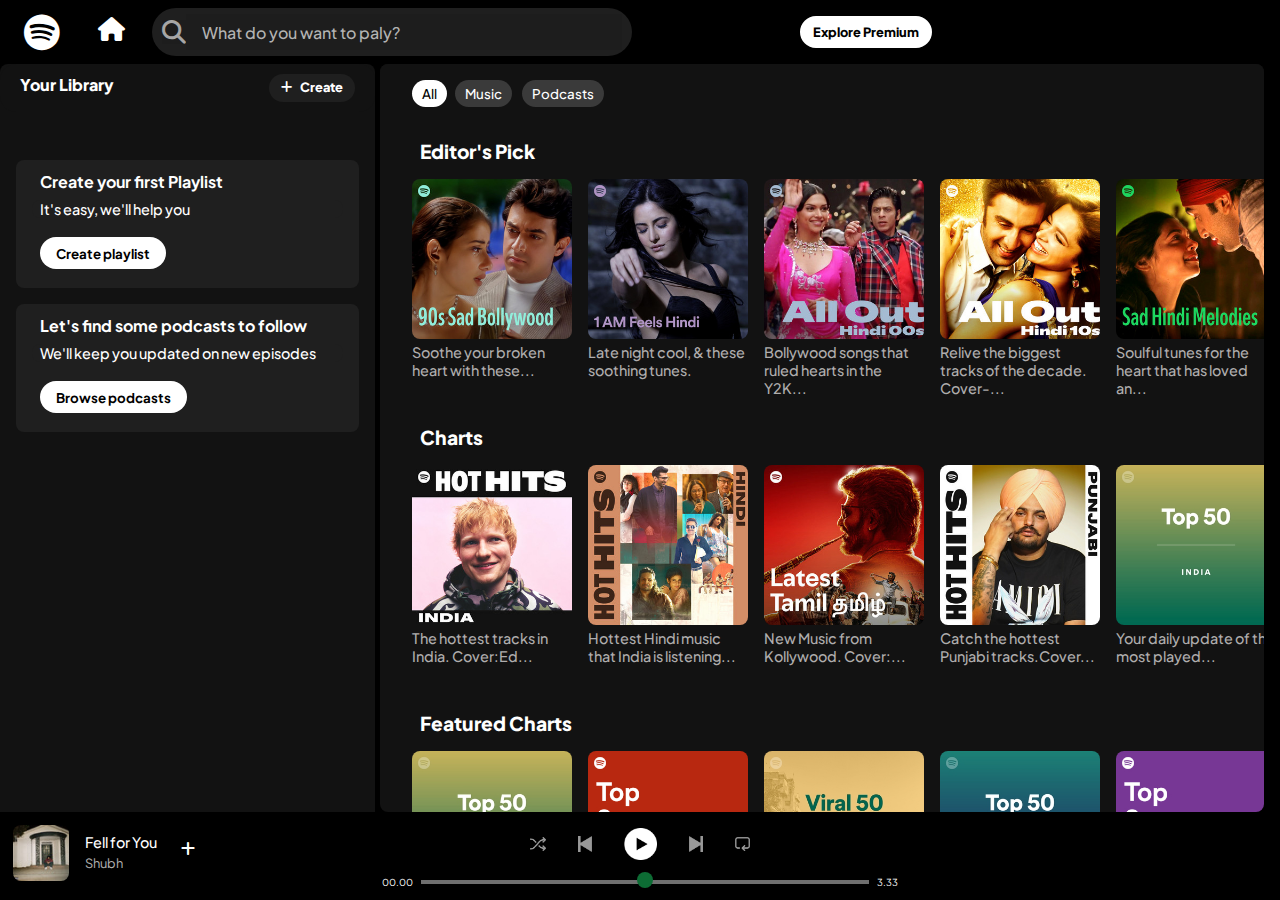
<file: index.html>
<!DOCTYPE html>
<html>

<head>
  <link rel="preconnect" href="https://fonts.googleapis.com">
  <link rel="preconnect" href="https://fonts.gstatic.com" crossorigin>
  <link href="https://fonts.googleapis.com/css2?family=Plus+Jakarta+Sans:ital,wght@0,200..800;1,200..800&display=swap"
    rel="stylesheet">
  <link rel="stylesheet" href="https://cdnjs.cloudflare.com/ajax/libs/font-awesome/6.7.2/css/all.min.css"
    integrity="sha512-Evv84Mr4kqVGRNSgIGL/F/aIDqQb7xQ2vcrdIwxfjThSH8CSR7PBEakCr51Ck+w+/U6swU2Im1vVX0SVk9ABhg=="
    crossorigin="anonymous" referrerpolicy="no-referrer" />
  <title>Spotify</title>
  <link rel="icon" href="assets/logo.png">
  <link rel="stylesheet" href="style.css">
</head>

<body>
  <header>
    <div class="icon">
      <i class="fa-brands fa-spotify"></i>
    </div>
    <div class="home"><i class="fa-solid fa-house"></i></div>
    <div class="searchbar">
      <i class="fa-solid fa-magnifying-glass"></i>
      <input type="text" placeholder="What do you want to paly?" />
    </div>
    <button class="btn1">Explore Premium</button>
  </header>
  <!-- --------------------------------------------------------- -->
  <div class="main">
    <!-- --------------------------------------------------------- -->
    <div class="sidebar">
      <div class="lib">
        <div class="lib1">Your Library</div>
        <button class="btn2">
          <i class="fa-solid fa-plus"></i>Create
        </button>
      </div>

      <div class="boxes">
        <div class="box1">
          <p class="box-p1">Create your first Playlist</p>
          <p class="box-p2">It's easy, we'll help you</p>
          <button class="box-btn1">Create playlist</button>
        </div>

        <div class="box1">
          <p class="box-p1">Let's find some podcasts to follow</p>
          <p class="box-p2">We'll keep you updated on new episodes</p>
          <button class="box-btn1">Browse podcasts</button>
        </div>
      </div>
    </div>
    <!-- --------------------------------------------------------- -->
    <div class="content">

      <div class="sticky-nav">
        <button class="btn-all">All</button>
        <button class="btn-music">Music</button>
        <button class="btn-podcast">Podcasts</button>
      </div>
      <div class="cards">

        <h2>Editor's Pick</h2>
        <div class="cards-container">
          <div class="card">
            <img src="imgs/1.jpg" alt="img1">
            <p class="card-info">Soothe your broken heart with these...</p>
          </div>
          <div class="card">
            <img src="imgs/2.jpg" alt="img1">
            <p class="card-info">Late night cool, & these soothing tunes.</p>
          </div>
          <div class="card">
            <img src="imgs/3.jpg" alt="img1">
            <p class="card-info">Bollywood songs that ruled hearts in the Y2K...</p>
          </div>
          <div class="card">
            <img src="imgs/4.jpg" alt="img1">
            <p class="card-info">Relive the biggest tracks of the decade. Cover-...</p>
          </div>
          <div class="card">
            <img src="imgs/5.jpg" alt="img1">
            <p class="card-info">Soulful tunes for the heart that has loved an...</p>
          </div>
        </div>
        <!-- ---------------------->

        <h2>Charts</h2>
        <div class="cards-container">
          <div class="card">
            <img src="imgs/c1.jpg" alt="img1">
            <p class="card-info">The hottest tracks in India. Cover:Ed...</p>
          </div>
          <div class="card">
            <img src="imgs/c2.jpg" alt="img1">
            <p class="card-info">Hottest Hindi music that India is listening...</p>
          </div>
          <div class="card">
            <img src="imgs/c3.jpg" alt="img1">
            <p class="card-info">New Music from Kollywood. Cover:...</p>
          </div>
          <div class="card">
            <img src="imgs/c4.jpg" alt="img1">
            <p class="card-info">Catch the hottest Punjabi tracks.Cover...</p>
          </div>
          <div class="card">
            <img src="imgs/c5.jpg" alt="img1">
            <p class="card-info">Your daily update of the most played...</p>
          </div>
        </div>

        <!-- ---------------------->

        <h2>Featured Charts</h2>
        <div class="cards-container">
          <div class="card">
            <img src="imgs/c5.jpg" alt="img1">
            <p class="card-info">Your daily update of the most played...</p>
          </div>
          <div class="card">
            <img src="imgs/f1.jpg" alt="img1">
            <p class="card-info">Your weekly update of the most played...</p>
          </div>
          <div class="card">
            <img src="imgs/f2.jpg" alt="img1">
            <p class="card-info">Your daily update of the most viral tracks...</p>
          </div>
          <div class="card">
            <img src="imgs/f3.jpg" alt="img1">
            <p class="card-info">Your daily update of the most played...</p>
          </div>
          <div class="card">
            <img src="imgs/f4.jpg" alt="img1">
            <p class="card-info">Your weekly update of the most played...</p>
          </div>
        </div>
      </div>
    </div>

    <!-- ---------------------------------- -->
    <div class="footer">
      <div class="line"></div>
    </div>
  </div>
  <!-- --------------------------------------------------------- -->
  <div class="music-player">


    <div class="album">
      <img src="imgs/p1.jpg" alt="album.img" />
      <div>
        <p>Fell for You</p>
        <a href="#">Shubh</a>
      </div>
      <i class="fa-solid fa-plus"></i>
    </div>
    <!-- ----------------->
    <div class="player">
      <div class="player-controls">
        <img src="assets/shuffel.png" class="Player-control-icon" style="opacity:0.6;height:0.9rem;" />
        <img src="assets/prev.png" class="Player-control-icon" style="opacity:0.6;height:1rem;" />
        <img src="assets/play.png" class="Player-control-icon play" style="height:2rem" />
        <img src="assets/next.png" class="Player-control-icon" style="opacity:0.6;height:1rem;" />
        <img src="assets/loop.png" class="Player-control-icon" style="opacity:0.6;height:0.9rem;" />
      </div>
      <!-- -------------->
      <div class="playbar">
        <span class="current-time">00.00</span>
        <input type="range" min="0" max="100" class="progress-bar">
        <span class="total-time">3.33</span>
      </div>
    </div>
    <!-- ----------------->
    <div class="options"></div>
  </div>
  </div>
</body>

</html>
</file>
<file: style.css>
* {
    padding: 0;
    margin: 0;
    box-sizing: border-box;
    font-family: "Plus Jakarta Sans", sans-serif;
    background-color: #000;
}

header {
    background-color: #000;
    width: 100%;
    position: fixed;
    height: 4rem;
    display: flex;
    align-items: center;
}

header div i {
    color: #fff;
    font-size: 2.3rem;
    padding: 1rem 1.5rem;
}

.home>i {
    position: relative;
    right: 10px;
    bottom: 0.2rem;
    font-size: 1.5rem;
}

.searchbar i {
    background-color: rgb(29, 29, 29);
    font-size: 1.5rem;
    color: rgb(166, 166, 166);
    padding: 0;
}

.searchbar {
    height: 3rem;
    width: 30rem;
    background-color: #1f1f1f;
    position: absolute;
    top: 0.5rem;
    left: 9.5rem;
    border-radius: 2rem;
    display: flex;
    align-items: center;
    padding: 0 0.6rem;
}

.searchbar input {
    flex: 1;
    color: #fff;
    background-color: rgb(29, 29, 29);
    height: 2.2rem;
    outline: none;
    border: none;
    font-size: 1rem;
    padding-left: 1rem;
}

input::placeholder {
    color: rgb(179, 179, 179);
    font-weight: 500;
}

.btn1 {
    position: absolute;
    left: 50rem;
    top: 1rem;
    font-size: 0.8rem;
    background-color: #fff;
    border: solid white;
    border-radius: 1.5rem;
    padding: 5px 10px;
    font-weight: 900;
}

/* -------------------------------------------------- */
.main {
    display: flex;
    height: 100vh;
}

.sidebar {
    width: 375px;
    height: calc(100vh - 4rem - 72px);
    position: fixed;
    top: 4rem;
    left: 0;
    background-color: #121212;
    border-radius: 0.5rem;
}

.lib {
    display: flex;
    background-color: #121212;
    justify-content: space-between;
    padding: 10px 20px;
    border-radius: 1rem;

}

.lib1 {
    background-color: #121212;
    color: #fff;
    font-weight: 800;
}

.btn2 {
    font-size: 0.8rem;
    background-color: #1f1f1f;
    color: #fff;
    border: none;
    border-radius: 1.5rem;
    padding: 5px 12px;
    font-weight: 900;
}

.btn2 i {
    padding: 2px 4px;
    background-color: #1f1f1f;
    position: relative;
    right: 4px;
}

.boxes {
    background-color: #121212;
    margin-top: 3rem;
}

.box1 {
    background-color: #1f1f1f;
    color: white;
    height: 8rem;
    padding: 0.2rem 1rem;
    margin: 1rem;
    border-radius: 0.5rem;

}

.box-p1 {
    background-color: #1f1f1f;
    font-size: 1rem;
    font-weight: 700;
    padding: 0.5rem;
}

.box-p2 {
    background-color: #1f1f1f;
    font-size: 0.9rem;
    font-weight: 500;
    padding: 0 0.5rem;
    border-radius: 0.5rem;
}

.box-btn1 {
    background-color: white;
    color: black;
    border: none;
    border-radius: 1rem;
    padding: 0.5rem 1rem;
    font-weight: 700;
    height: 2rem;
    margin: 1.2rem 0 0 0.5rem;
}

/* ---------------------------------------- */
.content {
    margin: 4rem 1rem 5rem 380px;
    height: calc(100vh - 4rem - 5.5rem);
    flex: 1;
    background-color: #121212;
    overflow-x: hidden;
    border-radius: 0.5rem;
}

.content::-webkit-scrollbar {
    width: 12px;
}

.content::-webkit-scrollbar-track {
    background: transparent;
}

.content::-webkit-scrollbar-thumb {
    background: #ffffff3b;
}

.sticky-nav {
    position: sticky;
    top: 0;
    display: flex;
    background-color: #121212;
    padding: 1rem 2rem 1rem;
    justify-content: baseline;
}

.btn-all {
    color: #000;
    background-color: #fff;
    font-weight: 500;
    border: none;
    border-radius: 16px;
    padding: 5px 10px;
}

.btn-music {
    color: #fff;
    background-color: #3a3a3a;
    border: none;
    font-weight: 500;
    border-radius: 16px;
    padding: 5px 10px;
    margin-left: 0.5rem;
}

.btn-podcast {
    color: #fff;
    background-color: #3a3a3a;
    font-weight: 500;
    border: none;
    border-radius: 16px;
    padding: 5px 10px;
    margin-left: 0.6rem;
}

/* ---------------------------------------- */
.cards {
    background-color: #121212;
}

h2 {
    background-color: #121212;
    color: #fff;
    font-weight: 900;
    margin: 1rem 0 0 2.5rem;
    font-size: 1.2rem;
}

.cards-container {
    background-color: #121212;
    display: flex;
    margin-left: 1rem;

}

.card {
    background-color: #121212;
    width: 180px;
    height: 230px;
    margin: 1rem 0 0 1rem;
}

.card>img {
    width: 10rem;
    height: 10rem;
    border-radius: 0.5rem;
}

.card-info {
    background-color: #121212;
    color: #afadad;
    font-weight: 500;
    font-size: 0.9rem;
}

/* -------------- */
.footer {
    height: 20rem;
    background-color: #121212;
    display: flex;
    margin-top: 3rem;
    justify-content: center;
}

.line {
    width: 90%;
    background-color: #121212;
    border-top: 0.5px solid white;
    opacity: 0.2;

}

/* ---------------------------------------- */
.music-player {
    background-color: #000;
    position: fixed;
    bottom: 0;
    width: 100%;
    height: 5.5rem;
}

.album {
    width: 25%;
    ;
    display: flex;
    padding: 0.8rem;
}

.album img {
    height: 56px;
    width: 56px;
    border-radius: 0.5rem;
}

.album div {
    padding: 0.5rem 1rem;
}

.album p {
    color: #fff;
    font-size: 0.9rem;
    font-weight: 500;
}

.album a {
    color: #fff;
    text-decoration: none;
    font-size: 0.8rem;
    opacity: 0.7
}

.album i {
    color: #fff;
    padding: 1rem 0.5rem;
}

/* ---------------------------------------- */
.music-player {
    display: flex;
}

.player {
    width: 50%;
}

.player-controls {
    display: flex;
    justify-content: center;
    align-items: center;
}

.Player-control-icon {
    margin: 1rem;
}

/* ---------------------------------------- */
.playbar {
    display: flex;
    justify-content: center;
    align-items: center;
}

.playbar span {
    color: #fff;
    font-size: 0.6rem;
    padding: 0 0.5rem;
}

.progress-bar {
    width: 70%;
    appearance: none;
    cursor: pointer;
}

.progress-bar::-webkit-slider-runnable-track {
    background-color: #ddd;
    opacity: 0.5;
    height: 0.2rem;
    ;
}

.progress-bar::-webkit-slider-thumb {
    appearance: none;
    height: 1rem;
    width: 1rem;
    background-color: #1bd768;
    border-radius: 50%;
    margin-top: -0.5rem;
}

/* ---------------------------------------- */
.options {
    width: 25%;
}

/* ---------------------------------------- */
</file>
